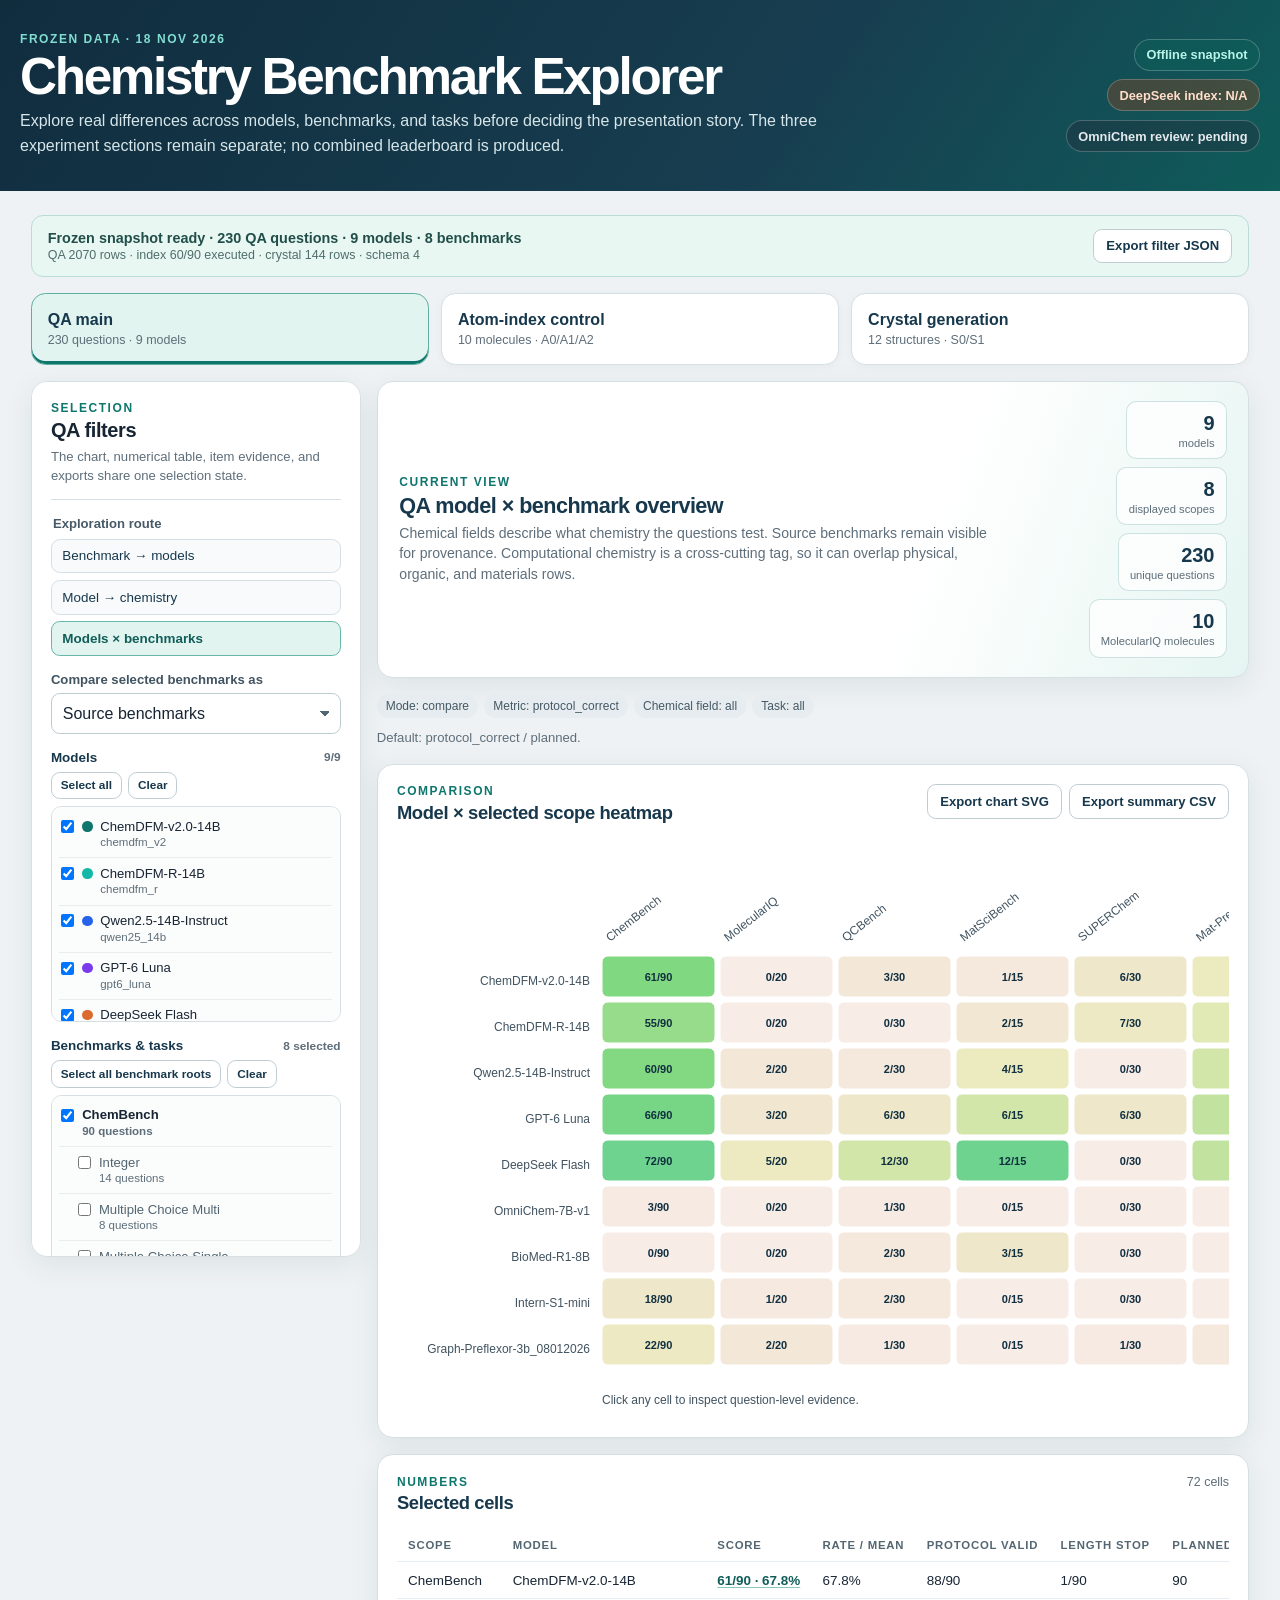
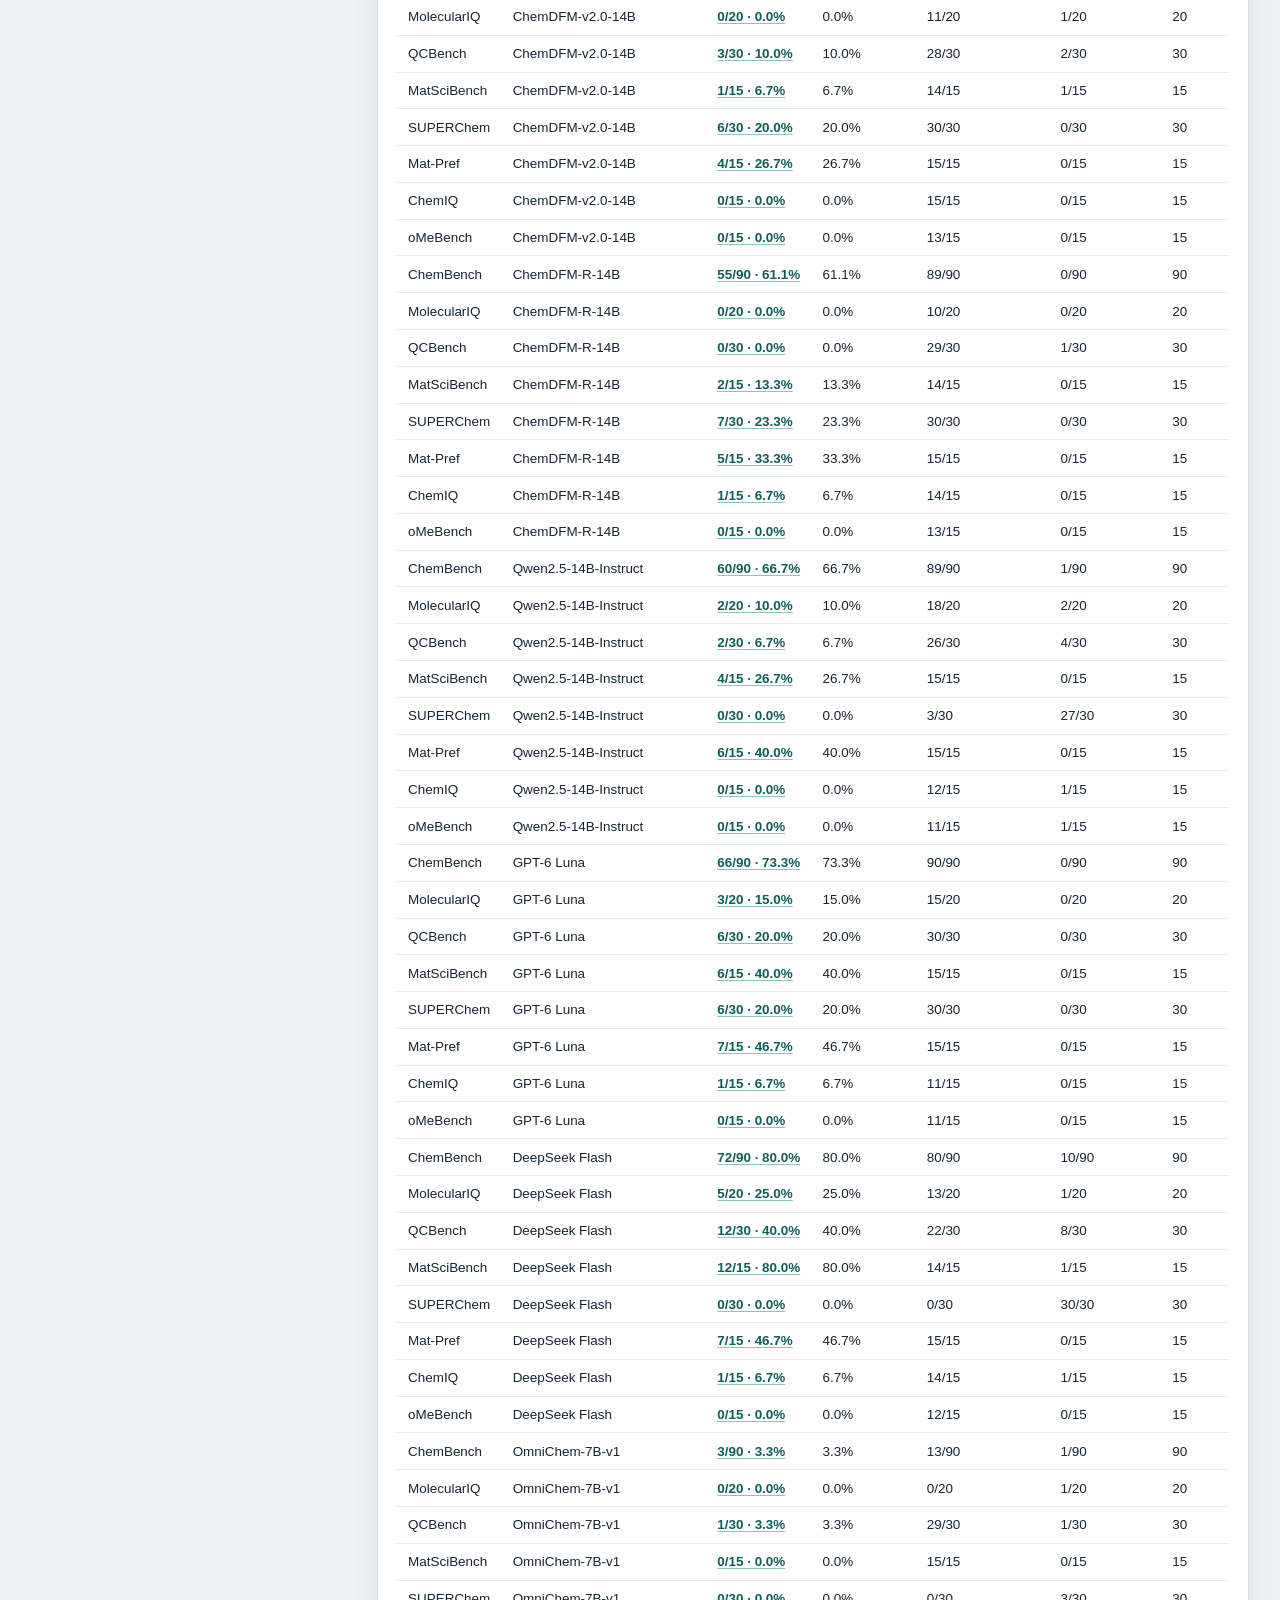
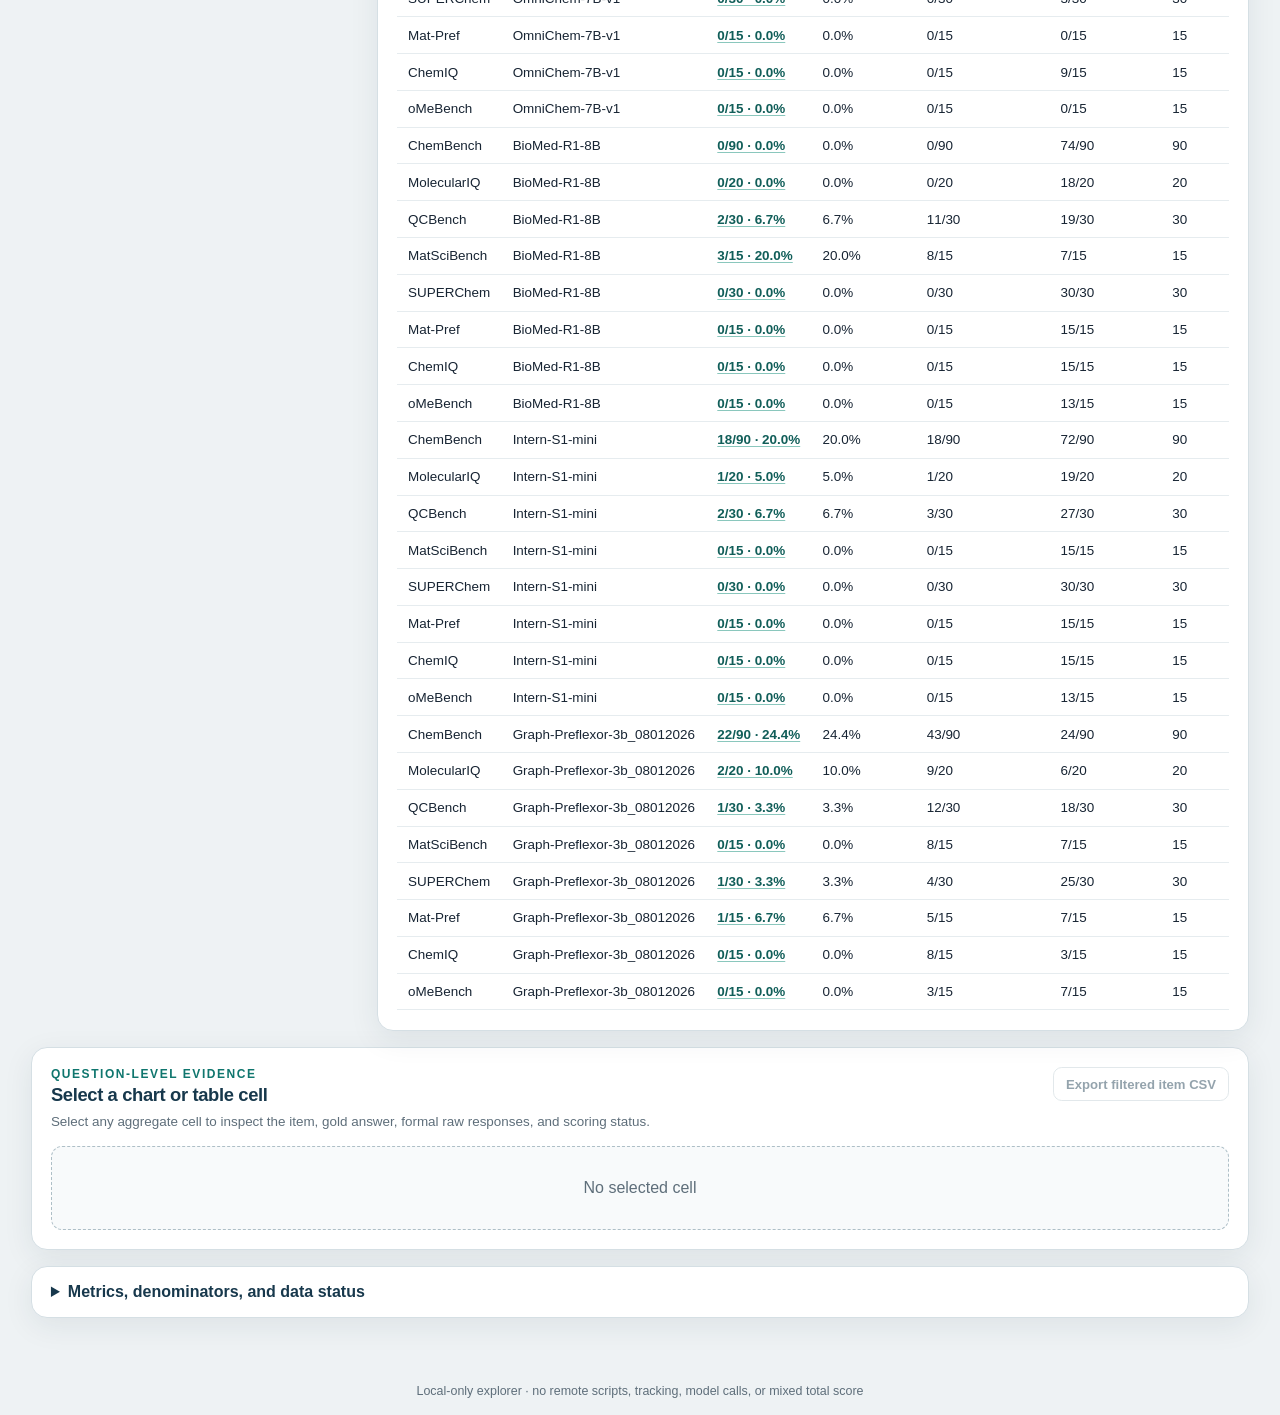
<file: index.html>
<!doctype html>
<html lang="en">
<head>
  <meta charset="utf-8">
  <meta name="viewport" content="width=device-width, initial-scale=1">
  <meta name="color-scheme" content="light">
  <title>Chemistry Benchmark Explorer</title>
  <meta name="description" content="Offline explorer for frozen chemistry QA, atom-index controls, and crystal generation results.">
  <link rel="stylesheet" href="style.css?v=4">
  <script src="data/explorer-data.js?v=4" defer></script>
  <script src="app.js?v=4" defer></script>
</head>
<body>
  <a class="skip-link" href="#main-content">Skip to main content</a>
  <header class="site-header">
    <div class="header-copy">
      <p class="eyebrow">FROZEN DATA · 18 NOV 2026</p>
      <h1>Chemistry Benchmark Explorer</h1>
      <p>Explore real differences across models, benchmarks, and tasks before deciding the presentation story. The three experiment sections remain separate; no combined leaderboard is produced.</p>
    </div>
    <div class="header-status" aria-label="Data status">
      <span class="status-pill ok">Offline snapshot</span>
      <span class="status-pill warn">DeepSeek index: N/A</span>
      <span class="status-pill pending">OmniChem review: pending</span>
    </div>
  </header>

  <main id="main-content">
    <section class="data-strip" aria-label="Dataset status">
      <div><strong id="data-status">Loading the frozen dataset…</strong><span id="data-substatus"></span></div>
      <button id="export-filter" type="button" class="secondary">Export filter JSON</button>
    </section>

    <nav class="experiment-tabs" aria-label="Experiment sections">
      <button class="experiment-tab active" type="button" data-experiment="qa" aria-current="page">
        <span>QA main</span><small>230 questions · 9 models</small>
      </button>
      <button class="experiment-tab" type="button" data-experiment="index">
        <span>Atom-index control</span><small>10 molecules · A0/A1/A2</small>
      </button>
      <button class="experiment-tab" type="button" data-experiment="crystal">
        <span>Crystal generation</span><small>12 structures · S0/S1</small>
      </button>
    </nav>

    <div id="load-error" class="error-banner" role="alert" hidden></div>

    <div class="workspace">
      <aside class="control-panel" aria-label="Filters">
        <div class="panel-title">
          <p class="eyebrow">SELECTION</p>
          <h2 id="controls-title">QA filters</h2>
          <p id="controls-note">Filters update the chart, numerical table, item-level evidence, and exports together.</p>
        </div>

        <section id="qa-controls">
          <fieldset class="mode-switch">
            <legend>Exploration route</legend>
            <button type="button" class="mode-button active" data-qa-mode="benchmark">Benchmark → models</button>
            <button type="button" class="mode-button" data-qa-mode="model">Model → chemistry</button>
            <button type="button" class="mode-button" data-qa-mode="compare">Models × benchmarks</button>
          </fieldset>

          <div id="qa-focus-benchmark" class="control-group">
            <label for="qa-benchmark-focus">Benchmark</label>
            <select id="qa-benchmark-focus"></select>
          </div>
          <div id="qa-focus-model" class="control-group" hidden>
            <label for="qa-model-focus">Model</label>
            <select id="qa-model-focus"></select>
            <label for="qa-model-grouping">Break down by</label>
            <select id="qa-model-grouping">
              <option value="chemistry">Chemistry field + computational tag</option>
              <option value="task">Evaluation task</option>
              <option value="benchmark">Source benchmark</option>
            </select>
            <div id="qa-domain-scope-wrap" hidden>
              <label for="qa-domain-scope">Chemistry lens scope</label>
              <select id="qa-domain-scope">
                <option value="selected">Current selected benchmarks</option>
                <option value="chembench">ChemBench only · 90 questions</option>
              </select>
            </div>
          </div>

          <div id="qa-compare-grouping-wrap" class="control-group" hidden>
            <label for="qa-compare-grouping">Compare selected benchmarks as</label>
            <select id="qa-compare-grouping">
              <option value="benchmark">Source benchmarks</option>
              <option value="chemistry">Chemistry fields + computational tag</option>
              <option value="task">Evaluation tasks</option>
            </select>
          </div>

          <div id="qa-model-multiselect" class="control-group">
            <div class="control-heading"><span>Models</span><span id="qa-model-count"></span></div>
            <div class="mini-actions">
              <button type="button" id="qa-models-all">Select all</button>
              <button type="button" id="qa-models-clear">Clear</button>
            </div>
            <div id="qa-model-checks" class="check-list"></div>
          </div>

          <div id="qa-slice-multiselect" class="control-group" hidden>
            <div class="control-heading"><span>Benchmarks & tasks</span><span id="qa-slice-count"></span></div>
            <div class="mini-actions">
              <button type="button" id="qa-slices-all">Select all benchmark roots</button>
              <button type="button" id="qa-slices-clear">Clear</button>
            </div>
            <div id="qa-slice-checks" class="check-list slice-tree"></div>
          </div>

          <div class="control-grid two">
            <div class="control-group">
              <label for="qa-task-filter">Task subset</label>
              <select id="qa-task-filter"><option value="all">All tasks</option></select>
            </div>
            <div class="control-group">
              <label for="qa-domain-filter">Chemical field</label>
              <select id="qa-domain-filter">
                <option value="all">All chemical fields</option>
                <option value="organic">Organic chemistry</option>
                <option value="inorganic">Inorganic chemistry</option>
                <option value="physical">Physical chemistry</option>
                <option value="analytical">Analytical chemistry</option>
                <option value="biochemistry">Biochemistry</option>
                <option value="materials">Materials chemistry</option>
              </select>
            </div>
          </div>

          <div class="control-grid two">
            <div class="control-group">
              <label for="qa-metric">Metric</label>
              <select id="qa-metric">
                <option value="protocol_correct">protocol_correct / planned</option>
                <option value="content_match">content_match / planned</option>
                <option value="protocol_valid">protocol_valid / planned</option>
                <option value="conditional_accuracy">protocol_correct / protocol_valid</option>
                <option value="S_total">oMeBench mean S_total</option>
                <option value="S_partial">oMeBench mean S_partial</option>
              </select>
            </div>
            <div class="control-group">
              <label for="qa-chart-type">Chart</label>
              <select id="qa-chart-type">
                <option value="heatmap">Heatmap</option>
                <option value="bar">Grouped bars</option>
                <option value="dot">Dot plot</option>
              </select>
            </div>
          </div>
          <div class="control-group">
            <label for="qa-sort">Order</label>
            <select id="qa-sort">
              <option value="fixed">Fixed model order</option>
              <option value="name">Model name</option>
              <option value="score">Current single-benchmark metric</option>
            </select>
          </div>
          <button id="qa-reset" type="button" class="reset-button">Reset QA view</button>
        </section>

        <section id="index-controls" hidden>
          <div class="control-group">
            <div class="control-heading"><span>Models</span><span>3 planned</span></div>
            <div id="index-model-checks" class="check-list"></div>
          </div>
          <div class="control-group">
            <div class="control-heading"><span>Conditions</span><span>A0 / A1 / A2</span></div>
            <div id="index-condition-checks" class="check-list"></div>
          </div>
          <div class="control-group">
            <label for="index-metric">Metric</label>
            <select id="index-metric">
              <option value="exact_set_correct">exact_set_correct</option>
              <option value="protocol_valid">protocol_valid</option>
            </select>
          </div>
          <button id="index-reset" type="button" class="reset-button">Reset index view</button>
        </section>

        <section id="crystal-controls" hidden>
          <div class="control-group">
            <div class="control-heading"><span>Models</span><span>3 models</span></div>
            <div id="crystal-model-checks" class="check-list"></div>
          </div>
          <div class="control-group">
            <div class="control-heading"><span>Conditions</span><span>S0 / S1</span></div>
            <div id="crystal-condition-checks" class="check-list"></div>
          </div>
          <div class="control-group">
            <label for="crystal-path">Scoring path</label>
            <select id="crystal-path">
              <option value="strict">Direct parse · no upstream postprocessing</option>
              <option value="repaired">Author postprocessing</option>
            </select>
          </div>
          <div class="control-group">
            <label for="crystal-metric">Metric</label>
            <select id="crystal-metric">
              <option value="parse">Parse</option>
              <option value="composition">Composition</option>
              <option value="geometry">Periodic geometry</option>
              <option value="reference">Reference match</option>
              <option value="spacegroup">Space-group agreement</option>
              <option value="task_success" selected>TaskSuccess</option>
            </select>
          </div>
          <div class="control-group">
            <label for="crystal-unit">Unit</label>
            <select id="crystal-unit">
              <option value="candidate">Candidate · n=24 per condition</option>
              <option value="structure_at1">Structure @1 · first candidate</option>
              <option value="structure_at2">Structure @2 · either candidate</option>
            </select>
          </div>
          <button id="crystal-reset" type="button" class="reset-button">Reset crystal view</button>
        </section>
      </aside>

      <section class="results-column" aria-label="Comparison results">
        <section class="summary-card">
          <div>
            <p class="eyebrow">CURRENT VIEW</p>
            <h2 id="view-title">QA overview</h2>
            <p id="view-subtitle"></p>
          </div>
          <div class="summary-stats" id="summary-stats"></div>
        </section>
        <div id="filter-chips" class="filter-chips" aria-label="Current filters"></div>
        <p id="metric-note" class="metric-note"></p>

        <section class="panel chart-panel">
          <div class="panel-heading">
            <div><p class="eyebrow">COMPARISON</p><h2 id="chart-title">Model × benchmark</h2></div>
            <div class="export-actions">
              <button id="export-chart" type="button" class="secondary">Export chart SVG</button>
              <button id="export-summary" type="button" class="secondary">Export summary CSV</button>
            </div>
          </div>
          <div id="chart-empty" class="empty-state" hidden>No items</div>
          <div id="chart" class="chart-wrap" aria-live="polite"></div>
        </section>

        <section class="panel table-panel">
          <div class="panel-heading">
            <div><p class="eyebrow">NUMBERS</p><h2>Selected cells</h2></div>
            <span id="table-count" class="table-count"></span>
          </div>
          <div class="table-scroll">
            <table id="summary-table">
              <thead id="summary-head"></thead>
              <tbody id="summary-body"></tbody>
            </table>
          </div>
        </section>
      </section>
    </div>

    <section class="panel detail-panel" id="detail-section" aria-label="Item drill-down">
      <div class="panel-heading detail-heading">
        <div>
          <p class="eyebrow">QUESTION-LEVEL EVIDENCE</p>
          <h2 id="detail-title">Select a chart or table cell</h2>
          <p id="detail-context"></p>
        </div>
        <button id="export-items" type="button" class="secondary" disabled>Export filtered item CSV</button>
      </div>
      <div id="detail-controls" class="detail-controls" hidden>
        <div><label for="detail-search">Question ID / text</label><input id="detail-search" type="search" placeholder="Search question ID or prompt"></div>
        <div><label for="detail-status">Display filter</label><select id="detail-status">
          <option value="all">All items</option>
          <option value="wrong">Focus model incorrect</option>
          <option value="correct">Focus model correct</option>
          <option value="invalid">Protocol invalid</option>
          <option value="length">Length stop</option>
          <option value="missing">Missing / not executed</option>
        </select></div>
        <div><label for="detail-pattern">Model comparison</label><select id="detail-pattern">
          <option value="all">All patterns</option>
          <option value="disagree">Models disagree</option>
          <option value="unique">Exactly one model correct</option>
          <option value="all_correct">All selected correct</option>
          <option value="all_wrong">All selected wrong</option>
        </select></div>
      </div>
      <div id="detail-filter-note" class="detail-filter-note"></div>
      <div id="detail-list" class="detail-list"><div class="empty-state">Select a heatmap, chart, or numerical-table cell to inspect the prompt, gold answer, raw responses, and scoring status.</div></div>
      <div id="pagination" class="pagination" hidden>
        <button id="page-prev" type="button">Previous</button>
        <span id="page-label"></span>
        <button id="page-next" type="button">Next</button>
      </div>
    </section>

    <details class="panel methods-panel">
      <summary>Metrics, denominators, and data status</summary>
      <div class="methods-content">
        <p><strong>Chemistry lens:</strong> Organic, Inorganic, Physical, Analytical, Biochemistry, and Materials are mutually exclusive primary fields. Computational chemistry is a cross-cutting tag over 11 Physical, 3 Organic, and 1 Materials ChemBench questions. Source benchmark and original labels remain visible in every item.</p>
        <p><strong>QA default:</strong> <code>protocol_correct / planned</code>. Incorrect, format-invalid, and length-stopped responses remain in the planned denominator. Item filters change only the evidence list below, not the aggregate denominator above.</p>
        <p><strong>content_match</strong> is the existing extractor's content match, not a human semantic review. <strong>Conditional accuracy</strong> uses only protocol-valid responses as its denominator and does not replace the default score.</p>
        <p><strong>oMeBench:</strong> exact mechanism match, <code>S_total</code>, and <code>S_partial</code> are reported separately. Partial alignment with the reference mechanism does not establish chemical feasibility.</p>
        <p><strong>Atom-index control:</strong> the statistical unit is ten molecules. DeepSeek's 30 planned cells were not executed and remain N/A; historical QA answers are not substituted.</p>
        <p><strong>Crystal:</strong> direct parsing excludes the author's upstream postprocessing but retains the existing parser tolerances. Author-postprocessed results are shown separately. Candidate, structure @1, and structure @2 views use different denominators. No energy, stability, or synthesizability metric is available.</p>
        <p>The two OmniChem human-review forms remain pending. This explorer shows frozen scores and verbatim raw responses; it does not report human content accuracy or inter-reviewer agreement.</p>
      </div>
    </details>
  </main>

  <footer>
    Local-only explorer · no remote scripts, tracking, model calls, or mixed total score
  </footer>
  <div id="live-region" class="sr-only" aria-live="polite"></div>
</body>
</html>
</file>
<file: style.css>
:root {
  color-scheme: light;
  font-family: ui-sans-serif, -apple-system, BlinkMacSystemFont, "Segoe UI", "Noto Sans SC", sans-serif;
  font-size: 16px;
  color: #172433;
  background: #eef2f4;
  --ink: #172433;
  --navy: #17384c;
  --teal: #0f766e;
  --teal-dark: #115e59;
  --teal-soft: #e2f4f0;
  --orange: #d2642a;
  --orange-soft: #fff0e7;
  --blue: #2563eb;
  --line: #d5dfe4;
  --muted: #5e6e7a;
  --surface: #ffffff;
  --surface-soft: #f7f9fa;
  --focus: #f1a63a;
  --shadow: 0 8px 30px rgba(20, 45, 61, 0.08);
}

* { box-sizing: border-box; }
[hidden] { display: none !important; }
html { scroll-behavior: smooth; }
body { margin: 0; min-width: 320px; background: var(--background, #eef2f4); }
button, select, input { font: inherit; }
button, select { cursor: pointer; }
button:focus-visible, select:focus-visible, input:focus-visible, summary:focus-visible, a:focus-visible {
  outline: 3px solid var(--focus);
  outline-offset: 2px;
}
.skip-link { position: fixed; left: 1rem; top: -4rem; z-index: 100; padding: .75rem 1rem; background: white; color: var(--navy); border-radius: .5rem; }
.skip-link:focus { top: 1rem; }
.sr-only { position: absolute; width: 1px; height: 1px; padding: 0; margin: -1px; overflow: hidden; clip: rect(0, 0, 0, 0); white-space: nowrap; border: 0; }

.site-header {
  background: linear-gradient(124deg, #102d3e 0%, #173e50 62%, #0f5c5a 100%);
  color: white;
  padding: 2rem max(1.25rem, calc((100vw - 1540px) / 2));
  display: flex;
  align-items: center;
  justify-content: space-between;
  gap: 2rem;
}
.header-copy { max-width: 860px; }
.eyebrow { margin: 0; color: var(--teal); font-size: .75rem; font-weight: 800; letter-spacing: .13em; text-transform: uppercase; }
.site-header .eyebrow { color: #82ddd1; }
.site-header h1 { margin: .3rem 0 .45rem; font-size: clamp(2rem, 4vw, 3.35rem); line-height: 1; letter-spacing: -.045em; }
.site-header p:last-child { margin: 0; color: #d6e6ea; line-height: 1.55; }
.header-status { display: flex; flex-direction: column; gap: .55rem; align-items: flex-end; }
.status-pill { display: inline-flex; align-items: center; min-height: 2rem; padding: .38rem .72rem; border-radius: 999px; font-size: .8rem; font-weight: 750; white-space: nowrap; border: 1px solid rgba(255,255,255,.22); }
.status-pill.ok { color: #b9f4e9; background: rgba(12, 100, 91, .42); }
.status-pill.warn { color: #ffddc9; background: rgba(153, 66, 23, .36); }
.status-pill.pending { color: #e4e9ed; background: rgba(34, 50, 62, .45); }

main { width: min(1540px, 100%); margin: 0 auto; padding: 1.5rem clamp(1rem, 2.4vw, 2rem) 3rem; }
.data-strip {
  display: flex; align-items: center; justify-content: space-between; gap: 1rem;
  margin-bottom: 1rem; padding: .8rem 1rem; border: 1px solid #b8dcd6; border-radius: .75rem;
  background: #e9f7f3; color: #214e49;
}
.data-strip strong { display: block; font-size: .9rem; }
.data-strip span { display: block; margin-top: .16rem; color: #4f6e6a; font-size: .78rem; }
.secondary, .reset-button, .mini-actions button, .pagination button {
  border: 1px solid #bfcdd3; border-radius: .55rem; background: #fff; color: var(--navy);
  padding: .55rem .75rem; font-size: .82rem; font-weight: 700;
}
.secondary:hover, .reset-button:hover, .mini-actions button:hover, .pagination button:hover { background: #edf6f4; border-color: #8ebdb5; }
button:disabled { opacity: .46; cursor: not-allowed; }

.experiment-tabs { display: grid; grid-template-columns: repeat(3, 1fr); gap: .75rem; margin-bottom: 1rem; }
.experiment-tab {
  min-height: 4.5rem; border: 1px solid var(--line); border-radius: .9rem; background: var(--surface);
  color: var(--navy); padding: .9rem 1rem; text-align: left; box-shadow: 0 2px 10px rgba(21, 52, 72, .04);
}
.experiment-tab span { display: block; font-weight: 800; font-size: 1rem; }
.experiment-tab small { display: block; margin-top: .3rem; color: var(--muted); font-size: .78rem; }
.experiment-tab.active { background: var(--teal-soft); border-color: #5eafa2; box-shadow: inset 0 -3px 0 var(--teal); }
.error-banner { margin-bottom: 1rem; padding: 1rem; border: 1px solid #d8805a; border-radius: .75rem; background: #fff0e8; color: #8b3e1e; }

.workspace { display: grid; grid-template-columns: minmax(280px, 330px) minmax(0, 1fr); gap: 1rem; align-items: start; }
.control-panel, .panel, .summary-card {
  border: 1px solid var(--line); border-radius: 1rem; background: var(--surface); box-shadow: var(--shadow);
}
.control-panel { position: sticky; top: .75rem; padding: 1.2rem; max-height: calc(100vh - 1.5rem); overflow: auto; }
.panel-title { padding-bottom: .9rem; border-bottom: 1px solid var(--line); }
.panel-title h2 { margin: .25rem 0 .3rem; font-size: 1.25rem; letter-spacing: -.02em; }
.panel-title p:last-child { margin: 0; color: var(--muted); font-size: .82rem; line-height: 1.45; }
.mode-switch { display: grid; grid-template-columns: 1fr; gap: .42rem; border: 0; padding: 0; margin: 1rem 0; }
.mode-switch legend { margin-bottom: .45rem; color: #485a67; font-size: .82rem; font-weight: 750; }
.mode-button { border: 1px solid var(--line); border-radius: .55rem; background: #f8fafb; color: var(--navy); padding: .55rem .65rem; text-align: left; font-size: .84rem; }
.mode-button.active { background: var(--teal-soft); border-color: #67b7aa; color: var(--teal-dark); font-weight: 800; }
.control-group { margin-top: 1rem; }
.control-group > label, .detail-controls label { display: block; margin: 0 0 .38rem; color: #415462; font-size: .82rem; font-weight: 750; }
.control-group select, .detail-controls select, .detail-controls input {
  width: 100%; min-height: 2.55rem; padding: .58rem 2rem .58rem .68rem;
  border: 1px solid #bdcbd2; border-radius: .55rem; background-color: #fff; color: var(--ink);
  appearance: none;
  background-image: linear-gradient(45deg, transparent 50%, #536772 50%), linear-gradient(135deg, #536772 50%, transparent 50%);
  background-position: calc(100% - 15px) 50%, calc(100% - 10px) 50%;
  background-size: 5px 5px, 5px 5px; background-repeat: no-repeat;
}
.detail-controls input { padding-right: .68rem; background-image: none; }
.control-grid { display: grid; gap: .65rem; }
.control-grid.two { grid-template-columns: 1fr 1fr; }
.control-heading { display: flex; align-items: center; justify-content: space-between; gap: 1rem; color: var(--navy); font-size: .84rem; font-weight: 800; }
.control-heading span:last-child { color: var(--muted); font-size: .74rem; font-weight: 600; }
.mini-actions { display: flex; gap: .4rem; margin: .45rem 0; }
.mini-actions button { padding: .35rem .55rem; font-size: .74rem; }
.check-list { max-height: 13.5rem; overflow: auto; border: 1px solid var(--line); border-radius: .65rem; background: #fbfcfc; padding: .25rem .45rem; }
.check-row { display: flex; align-items: flex-start; gap: .48rem; padding: .48rem .15rem; border-bottom: 1px solid #e8edef; font-size: .82rem; line-height: 1.25; }
.check-row:last-child { border-bottom: 0; }
.check-row input { flex: none; margin: .08rem 0 0; }
.check-row .swatch { width: .65rem; height: .65rem; border-radius: 50%; margin-top: .15rem; flex: none; }
.check-row small { display: block; color: var(--muted); font-size: .72rem; }
.slice-tree .check-row.child { padding-left: 1.2rem; color: #536571; }
.slice-tree .check-row.parent { font-weight: 760; }
.reset-button { width: 100%; margin-top: 1.1rem; background: #f3f6f7; }

.results-column { display: grid; grid-template-columns: minmax(0, 1fr); min-width: 0; gap: 1rem; }
.summary-card { display: flex; justify-content: space-between; align-items: center; gap: 1.2rem; padding: 1.2rem 1.35rem; background: linear-gradient(110deg, #fff 62%, #e5f5f1); }
.summary-card h2 { margin: .25rem 0; color: var(--navy); font-size: 1.35rem; letter-spacing: -.025em; }
.summary-card p:last-child { margin: 0; color: var(--muted); font-size: .88rem; line-height: 1.45; }
.summary-stats { display: flex; align-items: stretch; gap: .5rem; flex-wrap: wrap; justify-content: flex-end; }
.summary-stat { min-width: 6.3rem; padding: .6rem .7rem; border: 1px solid rgba(15,118,110,.2); border-radius: .65rem; background: rgba(255,255,255,.74); text-align: right; }
.summary-stat strong { display: block; color: var(--navy); font-size: 1.25rem; }
.summary-stat span { display: block; margin-top: .12rem; color: var(--muted); font-size: .7rem; }
.filter-chips { display: flex; flex-wrap: wrap; gap: .4rem; min-height: .25rem; }
.filter-chip { padding: .32rem .56rem; border-radius: 999px; background: #e6ecef; color: #455965; font-size: .75rem; }
.metric-note { margin: -.35rem 0 0; color: var(--muted); font-size: .82rem; line-height: 1.5; }
.panel { padding: 1.2rem; }
.panel-heading { display: flex; justify-content: space-between; align-items: flex-start; gap: 1rem; margin-bottom: .9rem; }
.panel-heading h2 { margin: .22rem 0 0; font-size: 1.15rem; color: var(--navy); letter-spacing: -.02em; }
.export-actions { display: flex; flex-wrap: wrap; gap: .45rem; justify-content: flex-end; }
.chart-wrap { min-height: 18rem; overflow: auto; border-radius: .65rem; }
.chart-wrap svg { display: block; min-width: 100%; height: auto; background: white; }
.svg-cell { cursor: pointer; }
.svg-cell:focus { outline: none; }
.svg-cell:focus rect, .svg-cell:hover rect { stroke: #111827; stroke-width: 2.5; }
.svg-label { fill: #405360; font-size: 12px; }
.svg-value { fill: #102f40; font-size: 11px; font-weight: 750; pointer-events: none; }
.svg-na { fill: #6b7780; font-size: 11px; font-weight: 700; pointer-events: none; }
.empty-state { padding: 2rem; border: 1px dashed #aebfc7; border-radius: .7rem; background: #f8fafb; color: var(--muted); text-align: center; }
.table-scroll { max-width: 100%; overflow: auto; }
table { width: 100%; border-collapse: collapse; white-space: nowrap; font-size: .84rem; }
th, td { padding: .65rem .7rem; border-bottom: 1px solid #e6ecef; text-align: left; vertical-align: top; }
th { position: sticky; top: 0; z-index: 1; background: white; color: #536671; font-size: .71rem; letter-spacing: .07em; text-transform: uppercase; }
tbody tr:hover td { background: #f4faf8; }
.table-cell-button { border: 0; background: none; color: var(--teal-dark); padding: 0; font-weight: 800; text-decoration: underline; text-decoration-color: #8ac7bd; text-underline-offset: 2px; }
.table-count { color: var(--muted); font-size: .78rem; }
.na { color: #6d7780; font-weight: 700; }
.good { color: #0d6a55; }
.bad { color: #a54824; }
.status-badge { display: inline-flex; align-items: center; padding: .2rem .42rem; border-radius: 999px; font-size: .7rem; font-weight: 750; }
.status-badge.good { background: #dff4eb; color: #14644f; }
.status-badge.bad { background: #ffebe2; color: #93421f; }
.status-badge.neutral { background: #e9eef0; color: #586771; }
.status-badge.na { background: #eef0f2; color: #6a747b; }

.detail-panel { margin-top: 1rem; }
.detail-heading p:last-child { margin: .35rem 0 0; max-width: 900px; color: var(--muted); font-size: .84rem; line-height: 1.45; }
.detail-controls { display: grid; grid-template-columns: minmax(230px, 1fr) minmax(180px, .45fr) minmax(190px, .45fr); gap: .7rem; align-items: end; margin: .75rem 0; }
.detail-filter-note { margin: .45rem 0; color: var(--muted); font-size: .8rem; }
.detail-list { display: grid; gap: .65rem; margin-top: .8rem; }
.question-row { border: 1px solid var(--line); border-radius: .75rem; background: #fbfdfd; overflow: hidden; }
.question-summary { width: 100%; display: grid; grid-template-columns: minmax(0, 1fr) auto; gap: .7rem; align-items: start; border: 0; background: transparent; padding: .85rem 1rem; text-align: left; color: var(--navy); }
.question-summary:hover { background: #f1f8f6; }
.question-summary strong { display: block; overflow-wrap: anywhere; font-size: .86rem; }
.question-summary small { display: block; margin-top: .26rem; color: var(--muted); font-size: .74rem; line-height: 1.35; }
.mini-statuses { display: flex; flex-wrap: wrap; gap: .25rem; justify-content: flex-end; max-width: 30rem; }
.question-detail { border-top: 1px solid var(--line); padding: 1rem; }
.question-meta { display: grid; grid-template-columns: repeat(auto-fit, minmax(180px, 1fr)); gap: .45rem; margin: 0 0 .8rem; }
.meta-item { padding: .5rem .6rem; border-radius: .5rem; background: #f0f4f5; color: #455965; font-size: .75rem; overflow-wrap: anywhere; }
.meta-item strong { display: block; margin-bottom: .15rem; color: #203b4b; }
.prompt-box, .gold-box, .input-box { margin: .7rem 0; padding: .8rem; border-radius: .65rem; background: #f4f7f8; }
.prompt-box h4, .gold-box h4, .input-box h4 { margin: 0 0 .45rem; font-size: .83rem; color: var(--navy); }
.prompt-box p, .input-box p { margin: 0; white-space: pre-wrap; overflow-wrap: anywhere; line-height: 1.55; font-size: .84rem; }
.gold-box pre { margin: 0; }
.answer-grid { display: grid; grid-template-columns: repeat(auto-fit, minmax(270px, 1fr)); gap: .65rem; margin-top: .75rem; }
.answer-card { min-width: 0; border: 1px solid var(--line); border-top: 4px solid var(--model-color, var(--teal)); border-radius: .7rem; background: white; padding: .8rem; }
.answer-card h4 { margin: 0; font-size: .9rem; color: var(--navy); }
.answer-card .answer-meta { margin: .4rem 0; color: var(--muted); font-size: .74rem; line-height: 1.45; overflow-wrap: anywhere; }
.answer-card pre, .gold-box pre, .cif-box pre {
  max-height: 18rem; overflow: auto; white-space: pre-wrap; overflow-wrap: anywhere;
  margin: .45rem 0; padding: .65rem; border-radius: .5rem; background: #eef3f4; color: #20313b;
  font-family: ui-monospace, SFMono-Regular, Menlo, Consolas, monospace; font-size: .76rem; line-height: 1.45;
}
.answer-card details summary, .cif-box details summary { cursor: pointer; color: var(--teal-dark); font-size: .78rem; font-weight: 750; }
.copy-button { border: 1px solid var(--line); border-radius: .4rem; background: #fff; color: var(--navy); padding: .3rem .48rem; font-size: .7rem; }
.copy-button:hover { background: #eef6f4; }
.answer-actions { display: flex; align-items: center; justify-content: space-between; gap: .5rem; }
.pair-image { max-width: min(100%, 600px); height: auto; display: block; margin: .8rem auto; border: 1px solid var(--line); border-radius: .7rem; background: white; }
.explanatory-note { padding: .65rem .75rem; border-left: 4px solid var(--orange); background: var(--orange-soft); color: #744128; font-size: .8rem; line-height: 1.45; }
.pagination { display: flex; justify-content: center; align-items: center; gap: .7rem; margin-top: 1rem; }
.pagination span { color: var(--muted); font-size: .82rem; }
.methods-panel { margin-top: 1rem; padding: 0; }
.methods-panel summary { cursor: pointer; padding: 1rem 1.2rem; color: var(--navy); font-weight: 800; }
.methods-content { max-width: 1100px; padding: 0 1.2rem 1rem; color: #40535f; font-size: .85rem; line-height: 1.6; }
.methods-content code { background: #eaf0f2; border-radius: .25rem; padding: .08rem .25rem; }
footer { padding: 1.1rem; text-align: center; color: var(--muted); font-size: .78rem; }

@media (max-width: 1050px) {
  .workspace { grid-template-columns: minmax(245px, 285px) minmax(0, 1fr); }
  .control-grid.two { grid-template-columns: 1fr; }
  .summary-card { align-items: flex-start; }
}

@media (max-width: 820px) {
  .site-header { align-items: flex-start; flex-direction: column; }
  .header-status { align-items: flex-start; flex-direction: row; flex-wrap: wrap; }
  .experiment-tabs { grid-template-columns: 1fr; }
  .workspace { grid-template-columns: minmax(0, 1fr); }
  .control-panel { position: static; max-height: none; }
  .control-grid.two { grid-template-columns: 1fr 1fr; }
  .detail-controls { grid-template-columns: 1fr 1fr; }
  .detail-controls > div:first-child { grid-column: 1 / -1; }
}

@media (max-width: 560px) {
  main { padding: 1rem .75rem 2rem; }
  .site-header { padding: 1.4rem 1rem; }
  .site-header h1 { font-size: 2rem; }
  .data-strip, .summary-card, .panel-heading { align-items: flex-start; flex-direction: column; }
  .summary-stats { justify-content: flex-start; }
  .control-grid.two, .detail-controls { grid-template-columns: 1fr; }
  .detail-controls > div:first-child { grid-column: auto; }
  .export-actions { justify-content: flex-start; }
  .question-summary { grid-template-columns: 1fr; }
  .mini-statuses { justify-content: flex-start; }
  .answer-grid { grid-template-columns: minmax(0, 1fr); }
  .panel, .control-panel, .summary-card { padding: 1rem; }
}
</file>
